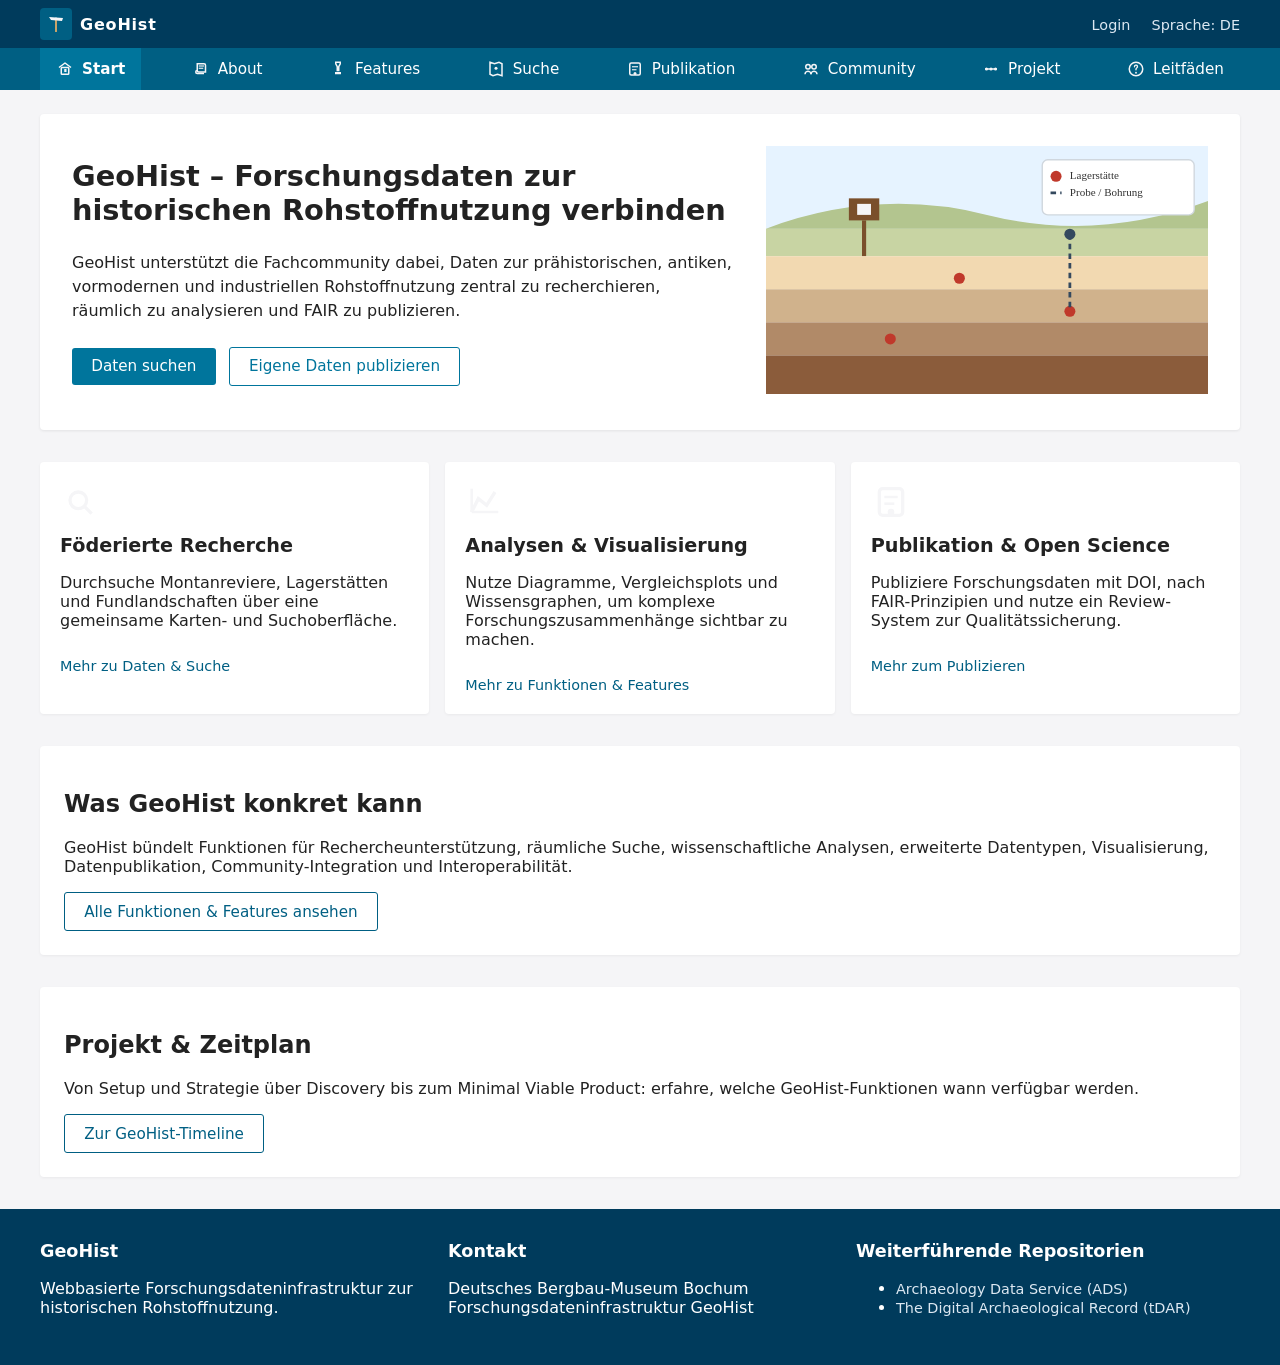
<file: index.html>
<!DOCTYPE html>
<html lang="de">
<head>
  <meta charset="UTF-8">
  <title>GeoHist – Forschungsdaten zur Rohstoffnutzung</title>
  <link rel="stylesheet" href="geohist.css">
</head>
<body>

<header class="topbar">
  <div class="topbar-inner">
    <div class="logo">
      <img src="img/logo-pickaxe.svg" alt="GeoHist Logo mit Bergbau-Symbol">
      <span>GeoHist</span>
    </div>
    <div class="topbar-tools">
      <a href="#">Login</a>
      <a href="#">Sprache: DE</a>
    </div>
  </div>
  <nav class="main-nav">
    <ul>
      <li><a class="active" href="index.html"><img class="nav-icon" src="img/icons/home.svg" alt=""><span>Start</span></a></li>
      <li><a href="geohist-verstehen.html"><img class="nav-icon" src="img/icons/scroll.svg" alt=""><span>About</span></a></li>
      <li><a href="funktionen.html"><img class="nav-icon" src="img/icons/lab.svg" alt=""><span>Features</span></a></li>
      <li><a href="daten-suche.html"><img class="nav-icon" src="img/icons/map.svg" alt=""><span>Suche</span></a></li>
      <li><a href="publizieren.html"><img class="nav-icon" src="img/icons/publish.svg" alt=""><span>Publikation</span></a></li>
      <li><a href="community-lehre.html"><img class="nav-icon" src="img/icons/community.svg" alt=""><span>Community</span></a></li>
      <li><a href="projekt-timeline.html"><img class="nav-icon" src="img/icons/timeline.svg" alt=""><span>Projekt</span></a></li>
      <li><a href="hilfe.html"><img class="nav-icon" src="img/icons/help.svg" alt=""><span>Leitfäden</span></a></li>
    </ul>
  </nav>
</header>

<main class="page">

  <!-- Hero mit Illustration -->
  <section class="hero hero-with-image">
    <div class="hero-text">
      <h1>GeoHist – Forschungsdaten zur historischen Rohstoffnutzung verbinden</h1>
      <p>
        GeoHist unterstützt die Fachcommunity dabei, Daten zur prähistorischen,
        antiken, vormodernen und industriellen Rohstoffnutzung zentral zu recherchieren,
        räumlich zu analysieren und FAIR zu publizieren.
      </p>
      <div class="hero-actions">
        <a class="btn-primary" href="daten-suche.html">Daten suchen</a>
        <a class="btn-secondary" href="publizieren.html">Eigene Daten publizieren</a>
      </div>
    </div>
    <div class="hero-image">
      <img src="img/hero-geohist-strata.svg" alt="Illustration von geologischen Schichten, Fundstellen und Lagerstätten">
    </div>
  </section>

  <!-- Feature-Kacheln mit Icons -->
  <section class="feature-grid">
    <article class="feature-card">
      <div class="feature-icon">
        <img src="img/icons/search.svg" alt="Icon für Suche">
      </div>
      <h2>Föderierte Recherche</h2>
      <p>
        Durchsuche Montanreviere, Lagerstätten und Fundlandschaften
        über eine gemeinsame Karten- und Suchoberfläche.
      </p>
      <a href="daten-suche.html" class="card-link">Mehr zu Daten &amp; Suche</a>
    </article>

    <article class="feature-card">
      <div class="feature-icon">
        <img src="img/icons/graph.svg" alt="Icon für Visualisierung">
      </div>
      <h2>Analysen &amp; Visualisierung</h2>
      <p>
        Nutze Diagramme, Vergleichsplots und Wissensgraphen,
        um komplexe Forschungszusammenhänge sichtbar zu machen.
      </p>
      <a href="funktionen.html#visualisierung" class="card-link">Mehr zu Funktionen &amp; Features</a>
    </article>

    <article class="feature-card">
      <div class="feature-icon">
        <img src="img/icons/publish.svg" alt="Icon für Publikation">
      </div>
      <h2>Publikation &amp; Open Science</h2>
      <p>
        Publiziere Forschungsdaten mit DOI, nach FAIR-Prinzipien
        und nutze ein Review-System zur Qualitätssicherung.
      </p>
      <a href="publizieren.html" class="card-link">Mehr zum Publizieren</a>
    </article>
  </section>

  <!-- Teaser-Funktionen -->
  <section class="teaser">
    <h2>Was GeoHist konkret kann</h2>
    <p>
      GeoHist bündelt Funktionen für Rechercheunterstützung, räumliche Suche,
      wissenschaftliche Analysen, erweiterte Datentypen, Visualisierung,
      Datenpublikation, Community-Integration und Interoperabilität.
    </p>
    <a class="btn-outline" href="funktionen.html">Alle Funktionen &amp; Features ansehen</a>
  </section>

  <!-- Teaser-Projekt -->
  <section class="teaser">
    <h2>Projekt &amp; Zeitplan</h2>
    <p>
      Von Setup und Strategie über Discovery bis zum Minimal Viable Product:
      erfahre, welche GeoHist-Funktionen wann verfügbar werden.
    </p>
    <a class="btn-outline" href="projekt-timeline.html">Zur GeoHist-Timeline</a>
  </section>

</main>

<footer class="footer">
  <div class="footer-inner">
    <div class="footer-col">
      <h3>GeoHist</h3>
      <p>Webbasierte Forschungsdateninfrastruktur zur historischen Rohstoffnutzung.</p>
    </div>
    <div class="footer-col">
      <h3>Kontakt</h3>
      <p>Deutsches Bergbau-Museum Bochum<br>Forschungsdateninfrastruktur GeoHist</p>
    </div>
    <div class="footer-col">
      <h3>Weiterführende Repositorien</h3>
      <ul>
        <li><a href="https://archaeologydataservice.ac.uk" target="_blank">Archaeology Data Service (ADS)</a></li>
        <li><a href="https://core.tdar.org" target="_blank">The Digital Archaeological Record (tDAR)</a></li>
      </ul>
    </div>
  </div>
</footer>

</body>
</html>
</file>
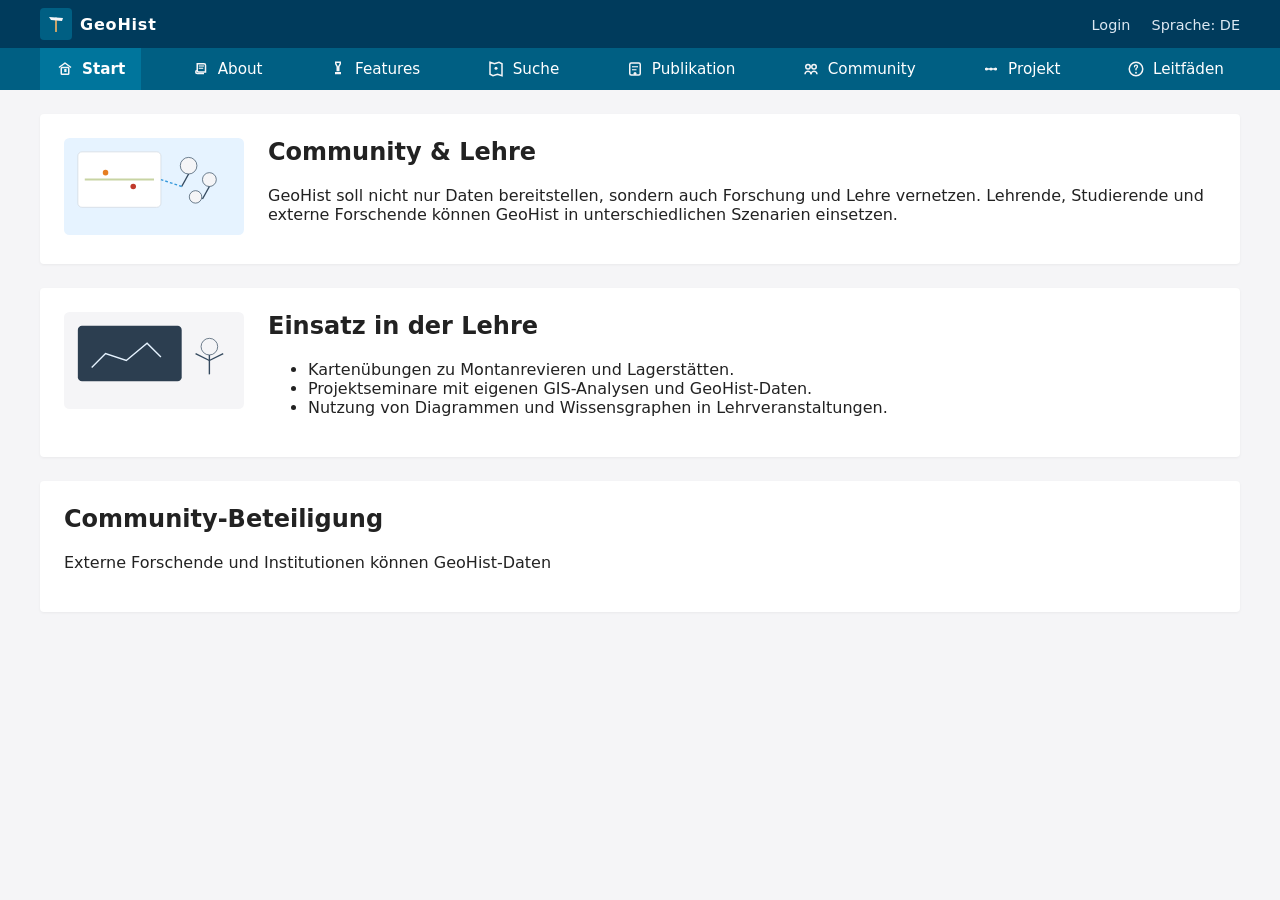
<file: community-lehre.html>
<!DOCTYPE html>
<html lang="de">
<head>
  <meta charset="UTF-8">
  <title>Community &amp; Lehre – GeoHist</title>
  <link rel="stylesheet" href="geohist.css">
</head>
<body>

<header class="topbar">
  <div class="topbar-inner">
    <div class="logo">
      <img src="img/logo-pickaxe.svg" alt="GeoHist Logo mit Bergbau-Symbol">
      <span>GeoHist</span>
    </div>
    <div class="topbar-tools">
      <a href="#">Login</a>
      <a href="#">Sprache: DE</a>
    </div>
  </div>
  <nav class="main-nav">
    <ul>
      <li><a class="active" href="index.html"><img class="nav-icon" src="img/icons/home.svg" alt=""><span>Start</span></a></li>
      <li><a href="geohist-verstehen.html"><img class="nav-icon" src="img/icons/scroll.svg" alt=""><span>About</span></a></li>
      <li><a href="funktionen.html"><img class="nav-icon" src="img/icons/lab.svg" alt=""><span>Features</span></a></li>
      <li><a href="daten-suche.html"><img class="nav-icon" src="img/icons/map.svg" alt=""><span>Suche</span></a></li>
      <li><a href="publizieren.html"><img class="nav-icon" src="img/icons/publish.svg" alt=""><span>Publikation</span></a></li>
      <li><a href="community-lehre.html"><img class="nav-icon" src="img/icons/community.svg" alt=""><span>Community</span></a></li>
      <li><a href="projekt-timeline.html"><img class="nav-icon" src="img/icons/timeline.svg" alt=""><span>Projekt</span></a></li>
      <li><a href="hilfe.html"><img class="nav-icon" src="img/icons/help.svg" alt=""><span>Leitfäden</span></a></li>
    </ul>
  </nav>
</header>

<main class="page">

  <!-- Community-Illustration -->
  <section class="content-with-image content-block">
    <div class="content-image">
      <img src="img/illus-community.svg" alt="Illustration einer GeoHist-Community mit Karte und Daten">
    </div>
    <div class="content-text">
      <h1>Community &amp; Lehre</h1>
      <p>
        GeoHist soll nicht nur Daten bereitstellen, sondern auch Forschung
        und Lehre vernetzen. Lehrende, Studierende und externe Forschende
        können GeoHist in unterschiedlichen Szenarien einsetzen.
      </p>
    </div>
  </section>

  <!-- Lehre-Illustration -->
  <section class="content-with-image content-block">
    <div class="content-image">
      <img src="img/illus-teaching.svg" alt="Illustration einer Lehrperson vor GeoHist-Daten">
    </div>
    <div class="content-text">
      <h2>Einsatz in der Lehre</h2>
      <ul>
        <li>Kartenübungen zu Montanrevieren und Lagerstätten.</li>
        <li>Projektseminare mit eigenen GIS-Analysen und GeoHist-Daten.</li>
        <li>Nutzung von Diagrammen und Wissensgraphen in Lehrveranstaltungen.</li>
      </ul>
    </div>
  </section>

  <section class="content-block">
    <h2>Community-Beteiligung</h2>
    <p>
      Externe Forschende und Institutionen können GeoHist-Daten
</file>
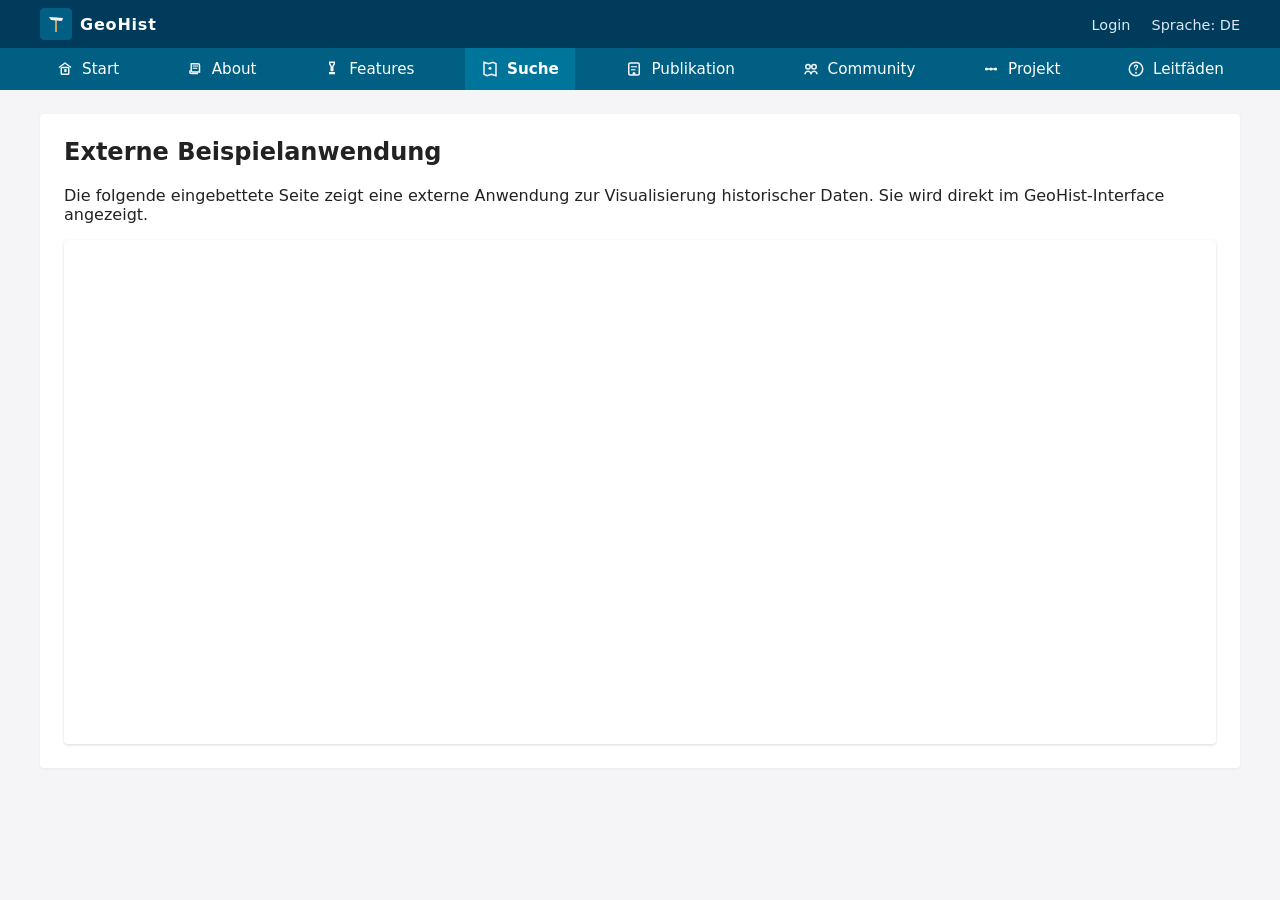
<file: daten-suche.html>
<!DOCTYPE html>
<html lang="de">
<head>
  <meta charset="UTF-8">
  <title>Daten &amp; Suche – GeoHist</title>
  <link rel="stylesheet" href="geohist.css">
</head>
<body>

<header class="topbar">
  <div class="topbar-inner">
    <div class="logo">
      <img src="img/logo-pickaxe.svg" alt="GeoHist Logo">
      <span>GeoHist</span>
    </div>
    <div class="topbar-tools">
      <a href="#">Login</a>
      <a href="#">Sprache: DE</a>
    </div>
  </div>
  <nav class="main-nav">
    <ul>
      <li><a href="index.html"><img class="nav-icon" src="img/icons/home.svg" alt=""><span>Start</span></a></li>
      <li><a href="geohist-verstehen.html"><img class="nav-icon" src="img/icons/scroll.svg" alt=""><span>About</span></a></li>
      <li><a href="funktionen.html"><img class="nav-icon" src="img/icons/lab.svg" alt=""><span>Features</span></a></li>
      <li><a class="active" href="daten-suche.html"><img class="nav-icon" src="img/icons/map.svg" alt=""><span>Suche</span></a></li>
      <li><a href="publizieren.html"><img class="nav-icon" src="img/icons/publish.svg" alt=""><span>Publikation</span></a></li>
      <li><a href="community-lehre.html"><img class="nav-icon" src="img/icons/community.svg" alt=""><span>Community</span></a></li>
      <li><a href="projekt-timeline.html"><img class="nav-icon" src="img/icons/timeline.svg" alt=""><span>Projekt</span></a></li>
      <li><a href="hilfe.html"><img class="nav-icon" src="img/icons/help.svg" alt=""><span>Leitfäden</span></a></li>
    </ul>
  </nav>
</header>

<main class="page">

  <!-- Karten-/Such-Illustration -->
<section class="content-block">
  <h2>Externe Beispielanwendung</h2>
  <p>
    Die folgende eingebettete Seite zeigt eine externe Anwendung
    zur Visualisierung historischer Daten. Sie wird direkt im
    GeoHist-Interface angezeigt.
  </p>

  <div class="iframe-wrapper">
    <iframe
      src="https://garyhsu1982.github.io/Chinalead/"
      title="Chinalead Beispielanwendung"
      loading="lazy"
      referrerpolicy="no-referrer"
    ></iframe>
  </div>
</section>
</file>
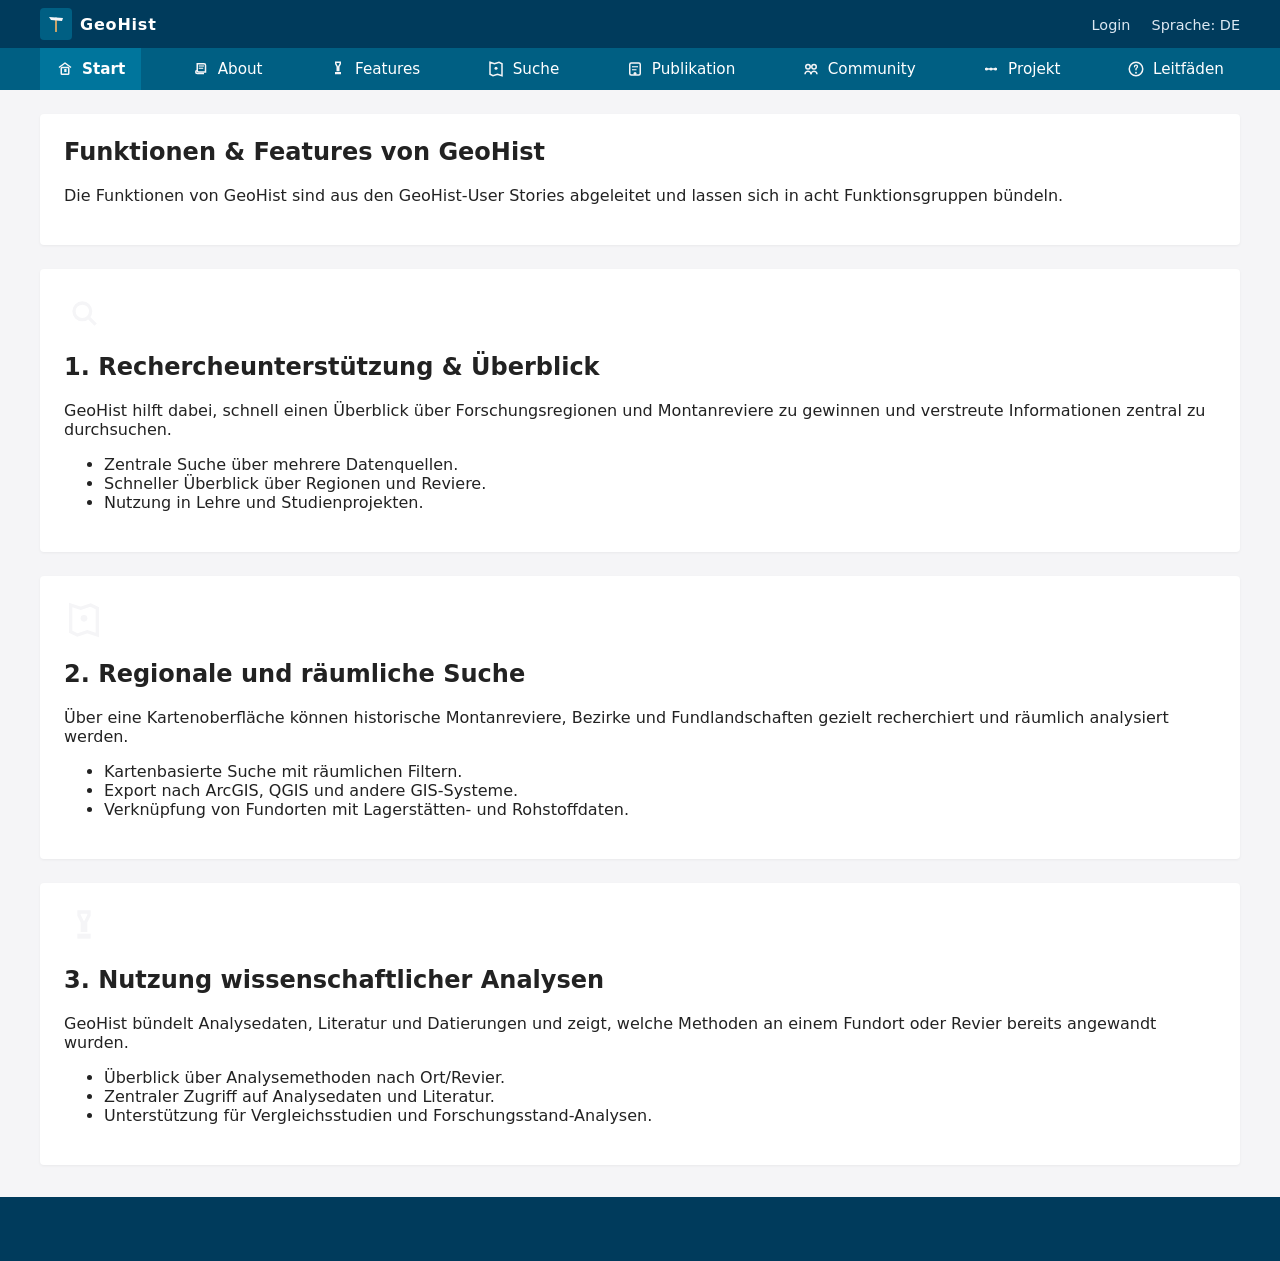
<file: funktionen.html>
<!DOCTYPE html>
<html lang="de">
<head>
  <meta charset="UTF-8">
  <title>Funktionen &amp; Features</title>
  <link rel="stylesheet" href="geohist.css">
</head>
<body>

<header class="topbar">
  <div class="topbar-inner">
    <div class="logo">
      <img src="img/logo-pickaxe.svg" alt="GeoHist Logo mit Bergbau-Symbol">
      <span>GeoHist</span>
    </div>
    <div class="topbar-tools">
      <a href="#">Login</a>
      <a href="#">Sprache: DE</a>
    </div>
  </div>
  <nav class="main-nav">
    <ul>
      <li><a class="active" href="index.html"><img class="nav-icon" src="img/icons/home.svg" alt=""><span>Start</span></a></li>
      <li><a href="geohist-verstehen.html"><img class="nav-icon" src="img/icons/scroll.svg" alt=""><span>About</span></a></li>
      <li><a href="funktionen.html"><img class="nav-icon" src="img/icons/lab.svg" alt=""><span>Features</span></a></li>
      <li><a href="daten-suche.html"><img class="nav-icon" src="img/icons/map.svg" alt=""><span>Suche</span></a></li>
      <li><a href="publizieren.html"><img class="nav-icon" src="img/icons/publish.svg" alt=""><span>Publikation</span></a></li>
      <li><a href="community-lehre.html"><img class="nav-icon" src="img/icons/community.svg" alt=""><span>Community</span></a></li>
      <li><a href="projekt-timeline.html"><img class="nav-icon" src="img/icons/timeline.svg" alt=""><span>Projekt</span></a></li>
      <li><a href="hilfe.html"><img class="nav-icon" src="img/icons/help.svg" alt=""><span>Leitfäden</span></a></li>
    </ul>
  </nav>
</header>

<main class="page">

  <section class="content-block">
    <h1>Funktionen &amp; Features von GeoHist</h1>
    <p>
      Die Funktionen von GeoHist sind aus den GeoHist-User Stories abgeleitet
      und lassen sich in acht Funktionsgruppen bündeln.
    </p>
  </section>

  <section class="feature-list" id="recherche">
    <div class="feature-icon">
      <img src="img/icons/search.svg" alt="">
    </div>
    <h2>1. Rechercheunterstützung &amp; Überblick</h2>
    <p>
      GeoHist hilft dabei, schnell einen Überblick über Forschungsregionen
      und Montanreviere zu gewinnen und verstreute Informationen zentral
      zu durchsuchen.
    </p>
    <ul>
      <li>Zentrale Suche über mehrere Datenquellen.</li>
      <li>Schneller Überblick über Regionen und Reviere.</li>
      <li>Nutzung in Lehre und Studienprojekten.</li>
    </ul>
  </section>

  <section class="feature-list" id="raum">
    <div class="feature-icon">
      <img src="img/icons/map.svg" alt="">
    </div>
    <h2>2. Regionale und räumliche Suche</h2>
    <p>
      Über eine Kartenoberfläche können historische Montanreviere, Bezirke
      und Fundlandschaften gezielt recherchiert und räumlich analysiert werden.
    </p>
    <ul>
      <li>Kartenbasierte Suche mit räumlichen Filtern.</li>
      <li>Export nach ArcGIS, QGIS und andere GIS-Systeme.</li>
      <li>Verknüpfung von Fundorten mit Lagerstätten- und Rohstoffdaten.</li>
    </ul>
  </section>

  <section class="feature-list" id="analyse">
    <div class="feature-icon">
      <img src="img/icons/lab.svg" alt="">
    </div>
    <h2>3. Nutzung wissenschaftlicher Analysen</h2>
    <p>
      GeoHist bündelt Analysedaten, Literatur und Datierungen und zeigt,
      welche Methoden an einem Fundort oder Revier bereits angewandt wurden.
    </p>
    <ul>
      <li>Überblick über Analysemethoden nach Ort/Revier.</li>
      <li>Zentraler Zugriff auf Analysedaten und Literatur.</li>
      <li>Unterstützung für Vergleichsstudien und Forschungsstand-Analysen.</li>
    </ul>
  </section>

  <!-- weitere Funktionsgruppen wie in vorheriger Antwort,
       jeweils mit einem passenden Icon (layers, graph, publish, community, api) -->

</main>

<footer class="footer">
  <div class="footer-inner">
    <!-- wie in index.html -->
  </div>
</footer>

</body>
</html>
</file>
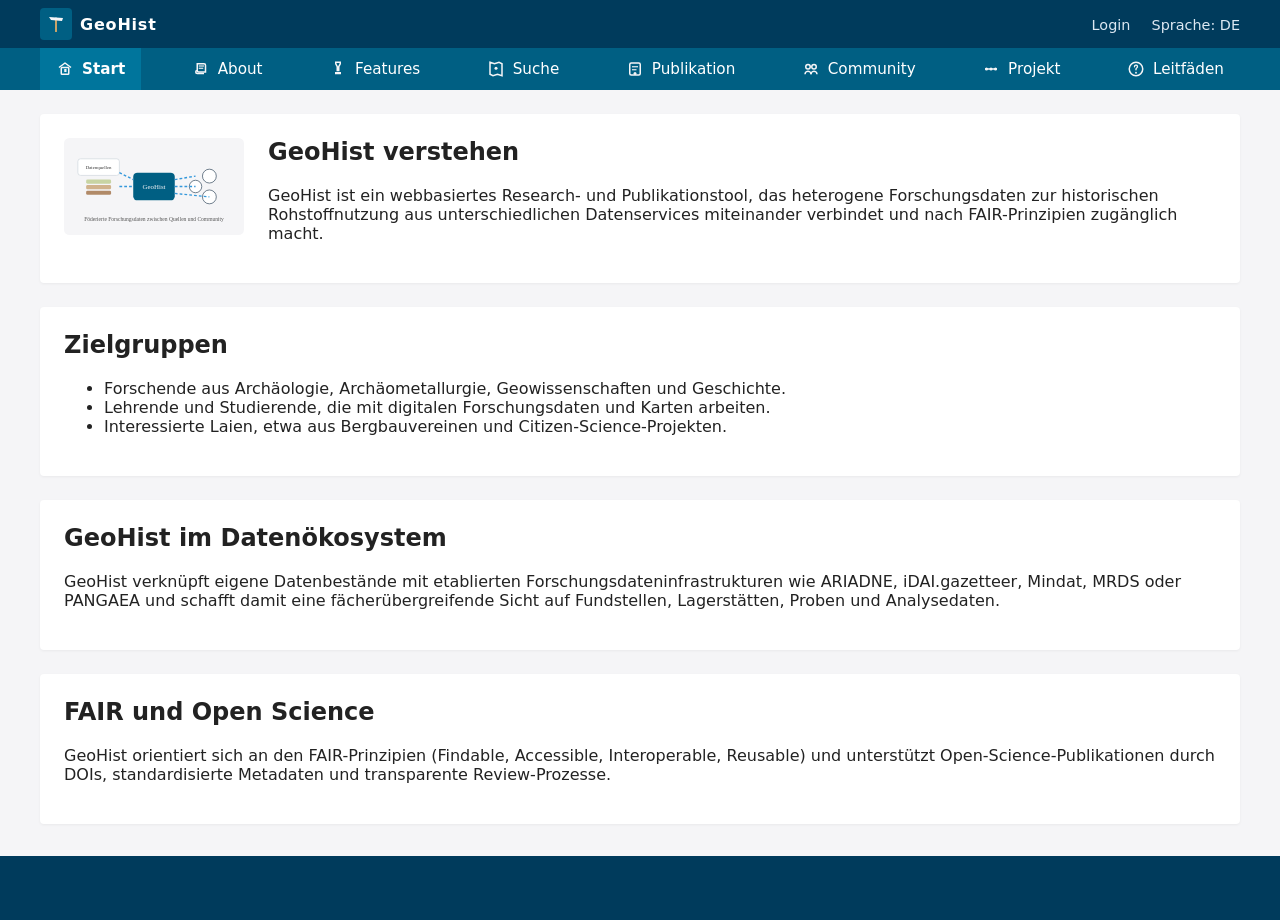
<file: geohist-verstehen.html>
<!DOCTYPE html>
<html lang="de">
<head>
  <meta charset="UTF-8">
  <title>GeoHist verstehen</title>
  <link rel="stylesheet" href="geohist.css">
</head>
<body>

<header class="topbar">
  <div class="topbar-inner">
    <div class="logo">
      <img src="img/logo-pickaxe.svg" alt="GeoHist Logo mit Bergbau-Symbol">
      <span>GeoHist</span>
    </div>
    <div class="topbar-tools">
      <a href="#">Login</a>
      <a href="#">Sprache: DE</a>
    </div>
  </div>
  <nav class="main-nav">
    <ul>
      <li><a class="active" href="index.html"><img class="nav-icon" src="img/icons/home.svg" alt=""><span>Start</span></a></li>
      <li><a href="geohist-verstehen.html"><img class="nav-icon" src="img/icons/scroll.svg" alt=""><span>About</span></a></li>
      <li><a href="funktionen.html"><img class="nav-icon" src="img/icons/lab.svg" alt=""><span>Features</span></a></li>
      <li><a href="daten-suche.html"><img class="nav-icon" src="img/icons/map.svg" alt=""><span>Suche</span></a></li>
      <li><a href="publizieren.html"><img class="nav-icon" src="img/icons/publish.svg" alt=""><span>Publikation</span></a></li>
      <li><a href="community-lehre.html"><img class="nav-icon" src="img/icons/community.svg" alt=""><span>Community</span></a></li>
      <li><a href="projekt-timeline.html"><img class="nav-icon" src="img/icons/timeline.svg" alt=""><span>Projekt</span></a></li>
      <li><a href="hilfe.html"><img class="nav-icon" src="img/icons/help.svg" alt=""><span>Leitfäden</span></a></li>
    </ul>
  </nav>
</header>

<main class="page">

  <section class="content-with-image content-block">
    <div class="content-image">
      <img src="img/illus-vision.svg" alt="Illustration der GeoHist-Produktvision mit Datenquellen und Nutzerinnen">
    </div>
    <div class="content-text">
      <h1>GeoHist verstehen</h1>
      <p>
        GeoHist ist ein webbasiertes Research- und Publikationstool, das heterogene
        Forschungsdaten zur historischen Rohstoffnutzung aus unterschiedlichen
        Datenservices miteinander verbindet und nach FAIR-Prinzipien zugänglich macht.
      </p>
    </div>
  </section>

  <section class="content-block">
    <h2>Zielgruppen</h2>
    <ul>
      <li>Forschende aus Archäologie, Archäometallurgie, Geowissenschaften und Geschichte.</li>
      <li>Lehrende und Studierende, die mit digitalen Forschungsdaten und Karten arbeiten.</li>
      <li>Interessierte Laien, etwa aus Bergbauvereinen und Citizen-Science-Projekten.</li>
    </ul>
  </section>

  <section class="content-block">
    <h2>GeoHist im Datenökosystem</h2>
    <p>
      GeoHist verknüpft eigene Datenbestände mit etablierten Forschungsdateninfrastrukturen
      wie ARIADNE, iDAI.gazetteer, Mindat, MRDS oder PANGAEA und schafft damit eine
      fächerübergreifende Sicht auf Fundstellen, Lagerstätten, Proben und Analysedaten.
    </p>
  </section>

  <section class="content-block">
    <h2>FAIR und Open Science</h2>
    <p>
      GeoHist orientiert sich an den FAIR-Prinzipien (Findable, Accessible, Interoperable,
      Reusable) und unterstützt Open-Science-Publikationen durch DOIs, standardisierte
      Metadaten und transparente Review-Prozesse.
    </p>
  </section>

</main>

<footer class="footer">
  <div class="footer-inner">
    <!-- wie in index.html -->
  </div>
</footer>

</body>
</html>
</file>
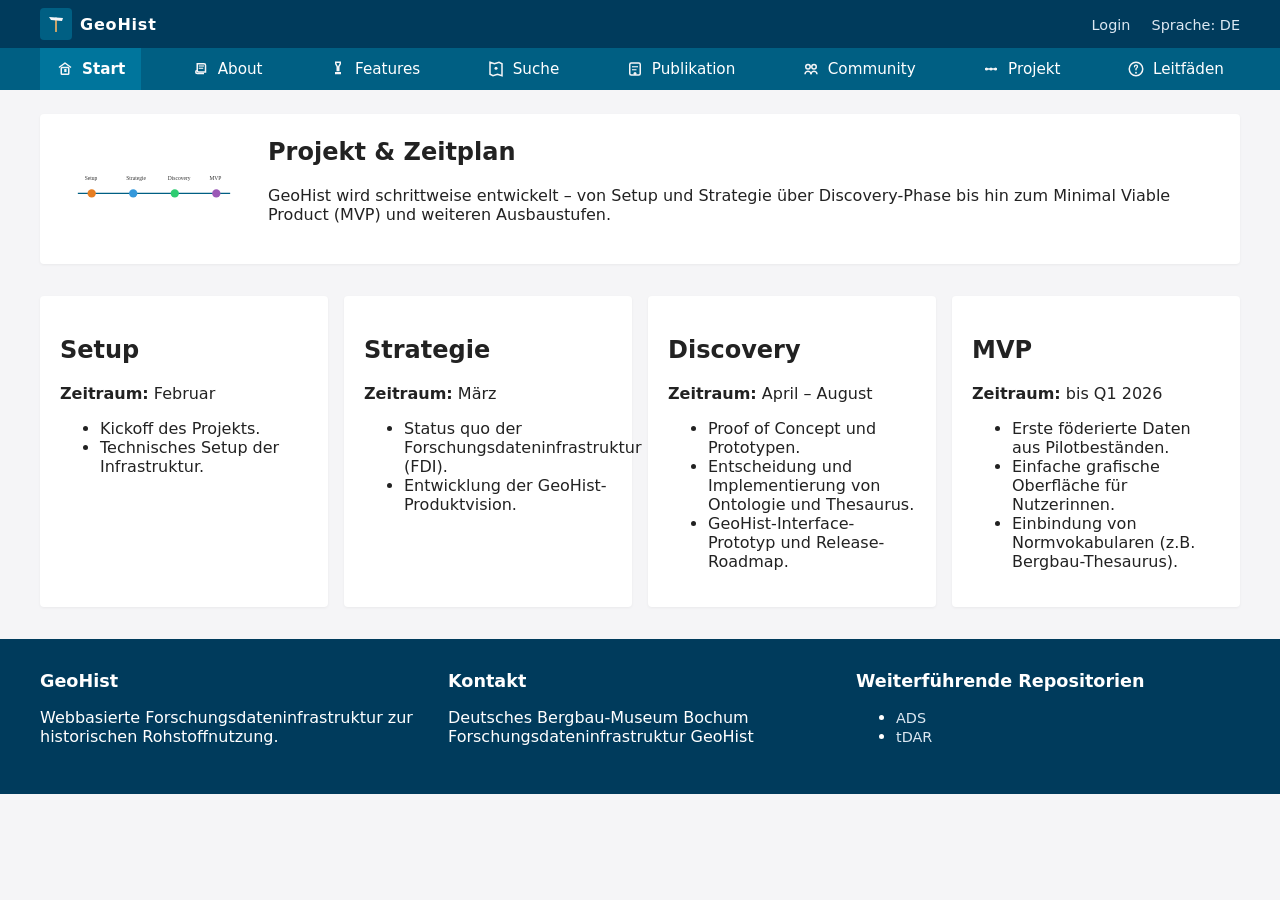
<file: projekt-timeline.html>
<!DOCTYPE html>
<html lang="de">
<head>
  <meta charset="UTF-8">
  <title>Projekt &amp; Zeitplan – GeoHist</title>
  <link rel="stylesheet" href="geohist.css">
</head>
<body>

<header class="topbar">
  <div class="topbar-inner">
    <div class="logo">
      <img src="img/logo-pickaxe.svg" alt="GeoHist Logo mit Bergbau-Symbol">
      <span>GeoHist</span>
    </div>
    <div class="topbar-tools">
      <a href="#">Login</a>
      <a href="#">Sprache: DE</a>
    </div>
  </div>
  <nav class="main-nav">
    <ul>
      <li><a class="active" href="index.html"><img class="nav-icon" src="img/icons/home.svg" alt=""><span>Start</span></a></li>
      <li><a href="geohist-verstehen.html"><img class="nav-icon" src="img/icons/scroll.svg" alt=""><span>About</span></a></li>
      <li><a href="funktionen.html"><img class="nav-icon" src="img/icons/lab.svg" alt=""><span>Features</span></a></li>
      <li><a href="daten-suche.html"><img class="nav-icon" src="img/icons/map.svg" alt=""><span>Suche</span></a></li>
      <li><a href="publizieren.html"><img class="nav-icon" src="img/icons/publish.svg" alt=""><span>Publikation</span></a></li>
      <li><a href="community-lehre.html"><img class="nav-icon" src="img/icons/community.svg" alt=""><span>Community</span></a></li>
      <li><a href="projekt-timeline.html"><img class="nav-icon" src="img/icons/timeline.svg" alt=""><span>Projekt</span></a></li>
      <li><a href="hilfe.html"><img class="nav-icon" src="img/icons/help.svg" alt=""><span>Leitfäden</span></a></li>
    </ul>
  </nav>
</header>

<main class="page">

  <!-- Timeline-Illustration -->
  <section class="content-with-image content-block">
    <div class="content-image">
      <img src="img/illus-timeline.svg" alt="Illustration der GeoHist-Projektphasen">
    </div>
    <div class="content-text">
      <h1>Projekt &amp; Zeitplan</h1>
      <p>
        GeoHist wird schrittweise entwickelt – von Setup und Strategie
        über Discovery-Phase bis hin zum Minimal Viable Product (MVP)
        und weiteren Ausbaustufen.
      </p>
    </div>
  </section>

  <section class="timeline-grid">
    <article class="timeline-card">
      <h2>Setup</h2>
      <p><strong>Zeitraum:</strong> Februar</p>
      <ul>
        <li>Kickoff des Projekts.</li>
        <li>Technisches Setup der Infrastruktur.</li>
      </ul>
    </article>

    <article class="timeline-card">
      <h2>Strategie</h2>
      <p><strong>Zeitraum:</strong> März</p>
      <ul>
        <li>Status quo der Forschungsdateninfrastruktur (FDI).</li>
        <li>Entwicklung der GeoHist-Produktvision.</li>
      </ul>
    </article>

    <article class="timeline-card">
      <h2>Discovery</h2>
      <p><strong>Zeitraum:</strong> April – August</p>
      <ul>
        <li>Proof of Concept und Prototypen.</li>
        <li>Entscheidung und Implementierung von Ontologie und Thesaurus.</li>
        <li>GeoHist-Interface-Prototyp und Release-Roadmap.</li>
      </ul>
    </article>

    <article class="timeline-card">
      <h2>MVP</h2>
      <p><strong>Zeitraum:</strong> bis Q1 2026</p>
      <ul>
        <li>Erste föderierte Daten aus Pilotbeständen.</li>
        <li>Einfache grafische Oberfläche für Nutzerinnen.</li>
        <li>Einbindung von Normvokabularen (z.B. Bergbau-Thesaurus).</li>
      </ul>
    </article>
  </section>

</main>

<footer class="footer">
  <div class="footer-inner">
    <div class="footer-col">
      <h3>GeoHist</h3>
      <p>Webbasierte Forschungsdateninfrastruktur zur historischen Rohstoffnutzung.</p>
    </div>
    <div class="footer-col">
      <h3>Kontakt</h3>
      <p>Deutsches Bergbau-Museum Bochum<br>Forschungsdateninfrastruktur GeoHist</p>
    </div>
    <div class="footer-col">
      <h3>Weiterführende Repositorien</h3>
      <ul>
        <li><a href="https://archaeologydataservice.ac.uk" target="_blank">ADS</a></li>
        <li><a href="https://core.tdar.org" target="_blank">tDAR</a></li>
      </ul>
    </div>
  </div>
</footer>

</body>
</html>
</file>
<file: geohist.css>
/* Grundlayout */

body {
  margin: 0;
  font-family: system-ui, -apple-system, BlinkMacSystemFont, "Segoe UI", sans-serif;
  background-color: #f5f5f7;
  color: #222;
}

/* Kopfbereich */

.topbar {
  background-color: #003b5c;
  color: #fff;
}

.topbar-inner {
  max-width: 1200px;
  margin: 0 auto;
  padding: 0.5rem 1rem;
  display: flex;
  justify-content: space-between;
  align-items: center;
}

.logo {
  display: flex;
  align-items: center;
  gap: 0.5rem;
  font-weight: 700;
  letter-spacing: 0.05em;
}

.logo img {
  width: 32px;
  height: 32px;
}

.topbar-tools a {
  color: #dce8f2;
  margin-left: 1rem;
  text-decoration: none;
  font-size: 0.9rem;
}

/* Navigation */

.main-nav {
  background-color: #005f83;
}

.main-nav ul {
  max-width: 1200px;
  margin: 0 auto;
  padding: 0;
  list-style: none;
  display: flex;
  flex-wrap: nowrap;       /* WICHTIG: kein Zeilenumbruch */
  justify-content: space-between;  /* verteilt die Einträge über die ganze Breite */
}

.main-nav li {
  margin: 0;
}

.main-nav a {
  display: flex;
  align-items: center;
  gap: 0.5rem;
  padding: 0.75rem 1rem;
  color: #fff;
  text-decoration: none;
  font-size: 0.95rem;
}

.main-nav a.active {
  background-color: #00759c;
  font-weight: 600;
}

.nav-icon {
  width: 18px;
  height: 18px;
}

/* Seite */

.page {
  max-width: 1200px;
  margin: 1.5rem auto 2rem;
  padding: 0 1rem;
}

/* Hero */

.hero {
  background-color: #ffffff;
  border-radius: 4px;
  padding: 2rem;
  box-shadow: 0 1px 3px rgba(0,0,0,0.08);
}

.hero-with-image {
  display: flex;
  gap: 2rem;
  align-items: center;
}

.hero-text {
  flex: 1 1 60%;
}

.hero-image {
  flex: 1 1 40%;
}

.hero-image img {
  width: 100%;
  height: auto;
}

.hero h1 {
  margin-top: 0;
  font-size: 1.8rem;
}

.hero p {
  max-width: 720px;
  line-height: 1.5;
}

.hero-actions {
  margin-top: 1.5rem;
}

/* Buttons */

.btn-primary,
.btn-secondary,
.btn-outline {
  display: inline-block;
  padding: 0.6rem 1.2rem;
  border-radius: 3px;
  text-decoration: none;
  font-size: 0.95rem;
  margin-right: 0.5rem;
}

.btn-primary {
  background-color: #00759c;
  color: #fff;
}

.btn-secondary {
  background-color: #ffffff;
  color: #00759c;
  border: 1px solid #00759c;
}

.btn-outline {
  background-color: transparent;
  color: #005f83;
  border: 1px solid #005f83;
}

.btn-primary:hover,
.btn-secondary:hover,
.btn-outline:hover {
  filter: brightness(1.05);
}

/* Feature-Kacheln */

.feature-grid {
  margin-top: 2rem;
  display: grid;
  grid-template-columns: repeat(auto-fit, minmax(260px, 1fr));
  gap: 1rem;
}

.feature-card {
  background-color: #ffffff;
  padding: 1.25rem;
  border-radius: 4px;
  box-shadow: 0 1px 3px rgba(0,0,0,0.05);
}

.feature-card h2 {
  margin-top: 0;
  font-size: 1.2rem;
}

.feature-icon {
  width: 40px;
  height: 40px;
  margin-bottom: 0.75rem;
}

.feature-icon img {
  width: 100%;
  height: 100%;
  object-fit: contain;
}

.card-link {
  display: inline-block;
  margin-top: 0.75rem;
  font-size: 0.9rem;
  color: #005f83;
  text-decoration: none;
}

/* Allgemeine Content-Blöcke */

.content-block {
  background-color: #ffffff;
  margin-top: 1.5rem;
  padding: 1.5rem;
  border-radius: 4px;
  box-shadow: 0 1px 3px rgba(0,0,0,0.05);
}

.content-block h1,
.content-block h2 {
  margin-top: 0;
}

/* Content mit Bild */

.content-with-image {
  display: flex;
  gap: 1.5rem;
  align-items: flex-start;
}

.content-image {
  flex: 0 0 180px;
}

.content-image img {
  width: 100%;
  height: auto;
}

.content-text {
  flex: 1 1 auto;
}

/* Feature-Listen */

.feature-list {
  background-color: #ffffff;
  margin-top: 1.5rem;
  padding: 1.5rem;
  border-radius: 4px;
  box-shadow: 0 1px 3px rgba(0,0,0,0.05);
}

/* Tabellen */

.data-table {
  width: 100%;
  border-collapse: collapse;
  margin-top: 1rem;
  font-size: 0.95rem;
}

.data-table th,
.data-table td {
  border: 1px solid #d0d7de;
  padding: 0.5rem 0.75rem;
}

.data-table th {
  background-color: #eef3f7;
  text-align: left;
}

/* Timeline */

.timeline-grid {
  margin-top: 2rem;
  display: grid;
  grid-template-columns: repeat(auto-fit, minmax(240px, 1fr));
  gap: 1rem;
}

.timeline-card {
  background-color: #ffffff;
  padding: 1.25rem;
  border-radius: 4px;
  box-shadow: 0 1px 3px rgba(0,0,0,0.05);
}

/* Teaser */

.teaser {
  margin-top: 2rem;
  background-color: #ffffff;
  padding: 1.5rem;
  border-radius: 4px;
  box-shadow: 0 1px 3px rgba(0,0,0,0.05);
}

/* Footer */

.footer {
  background-color: #003b5c;
  color: #fff;
  padding: 2rem 1rem;
}

.footer-inner {
  max-width: 1200px;
  margin: 0 auto;
  display: grid;
  grid-template-columns: repeat(auto-fit, minmax(220px, 1fr));
  gap: 1.5rem;
}

.footer-col h3 {
  margin-top: 0;
  font-size: 1.1rem;
}

.footer-col a {
  color: #dce8f2;
  text-decoration: none;
  font-size: 0.9rem;
}

/* Responsive */

@media (max-width: 768px) {
  .hero-with-image {
    flex-direction: column;
  }
  .content-with-image {
    flex-direction: column;
  }
}

.iframe-wrapper {
  margin-top: 1rem;
  border-radius: 4px;
  overflow: hidden;
  box-shadow: 0 1px 3px rgba(0,0,0,0.15);
}

.iframe-wrapper iframe {
  width: 100%;
  height: 500px;      /* Höhe nach Geschmack anpassen */
  border: none;
}
</file>
